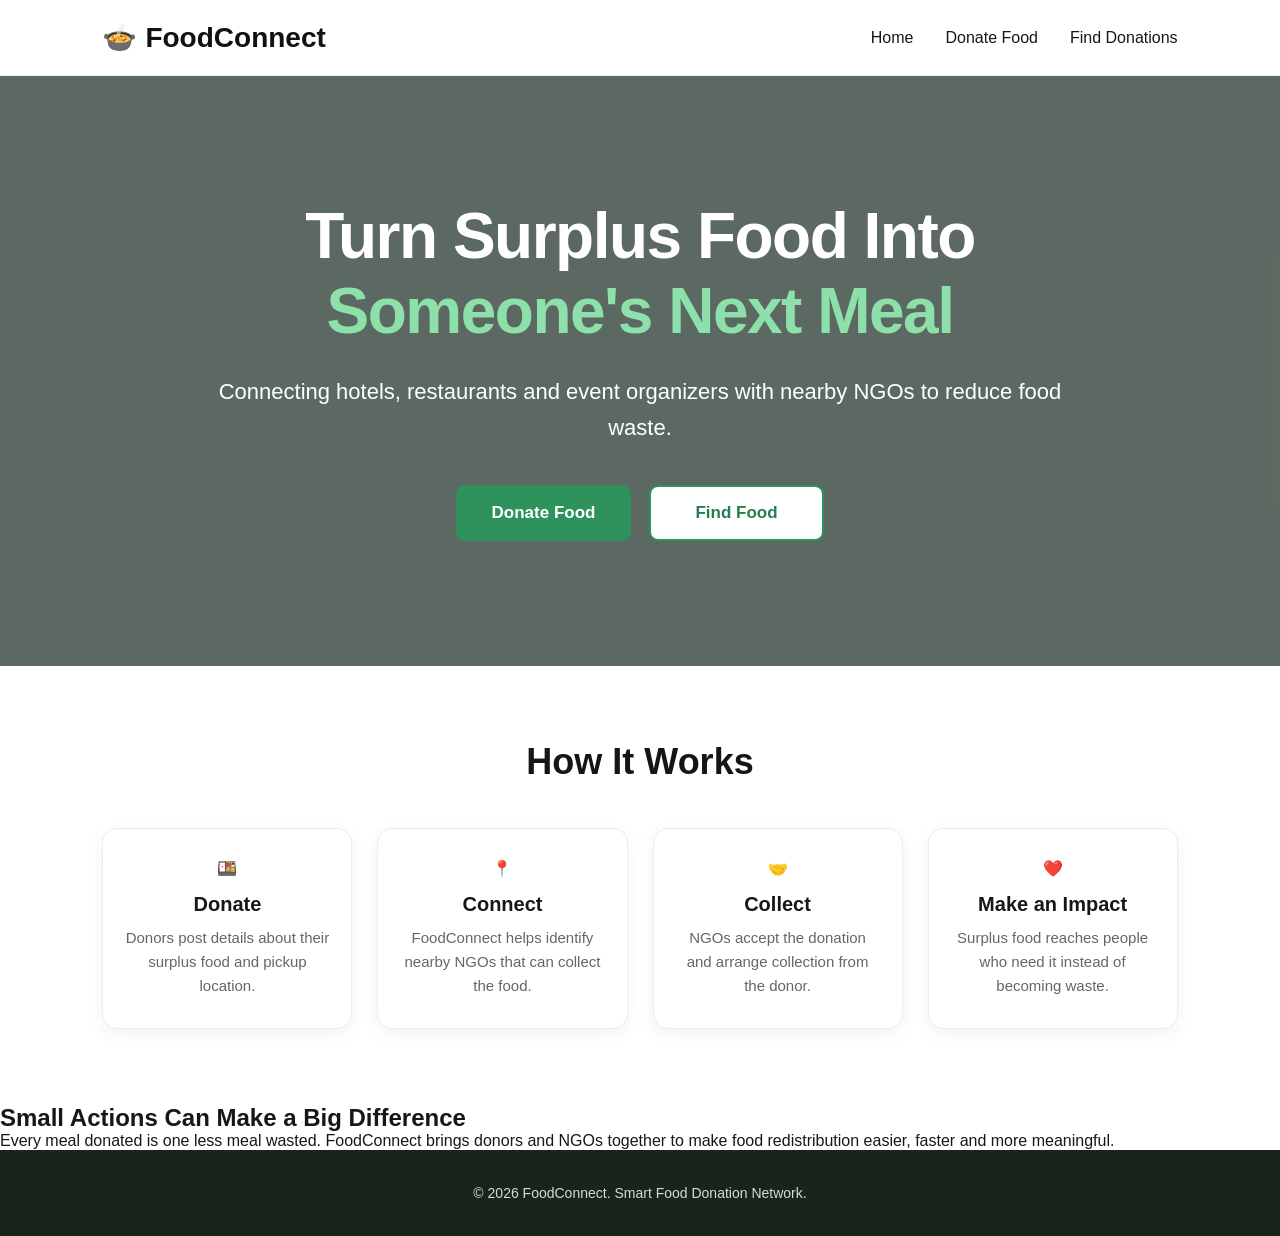
<file: index.html>
<!DOCTYPE html>
<html lang="en">

<head>
    <meta charset="UTF-8">
    <meta name="viewport" content="width=device-width, initial-scale=1.0">

    <title>FoodConnect - Smart Food Donation Network</title>

    <link rel="stylesheet" href="style.css">
</head>

<body>

    <!-- =========================================================
         NAVIGATION
    ========================================================== -->

    <header class="navbar">

        <div class="logo">
            <span class="logo-icon">🍲</span>
            <span>FoodConnect</span>
        </div>

        <nav class="nav-links">

            <a href="index.html">
                Home
            </a>

            <a href="login.html">
                Donate Food
            </a>

            <a href="login.html">
                Find Donations
            </a>

        </nav>

    </header>


    <!-- =========================================================
         HERO SECTION
    ========================================================== -->

    <section class="hero">

        <!-- Background image overlay -->
        <div class="hero-overlay"></div>

        <div class="hero-content">

            <h1>
                Turn Surplus Food Into
                <span>Someone's Next Meal</span>
            </h1>

            <p>
                Connecting hotels, restaurants and event organizers
                with nearby NGOs to reduce food waste.
            </p>

            <div class="hero-buttons">

                <a href="login.html" class="primary-btn">
                    Donate Food
                </a>

                <a href="login.html" class="secondary-btn">
                    Find Food
                </a>

            </div>

        </div>

    </section>


    <!-- =========================================================
         HOW IT WORKS
    ========================================================== -->

    <section class="how-it-works">

        <h2>
            How It Works
        </h2>

        <div class="steps-container">

            <div class="step-card">

                <div class="step-icon">
                    🍱
                </div>

                <h3>
                    Donate
                </h3>

                <p>
                    Donors post details about their surplus
                    food and pickup location.
                </p>

            </div>


            <div class="step-card">

                <div class="step-icon">
                    📍
                </div>

                <h3>
                    Connect
                </h3>

                <p>
                    FoodConnect helps identify nearby NGOs
                    that can collect the food.
                </p>

            </div>


            <div class="step-card">

                <div class="step-icon">
                    🤝
                </div>

                <h3>
                    Collect
                </h3>

                <p>
                    NGOs accept the donation and arrange
                    collection from the donor.
                </p>

            </div>


            <div class="step-card">

                <div class="step-icon">
                    ❤️
                </div>

                <h3>
                    Make an Impact
                </h3>

                <p>
                    Surplus food reaches people who need it
                    instead of becoming waste.
                </p>

            </div>

        </div>

    </section>


    <!-- =========================================================
         IMPACT SECTION
    ========================================================== -->

    <section class="impact-section">

        <div class="impact-content">

            <h2>
                Small Actions Can Make a Big Difference
            </h2>

            <p>
                Every meal donated is one less meal wasted.
                FoodConnect brings donors and NGOs together
                to make food redistribution easier, faster
                and more meaningful.
            </p>

        </div>

    </section>


    <!-- =========================================================
         FOOTER
    ========================================================== -->

    <footer>

        <p>
            © 2026 FoodConnect. Smart Food Donation Network.
        </p>

    </footer>


</body>

</html>
</file>
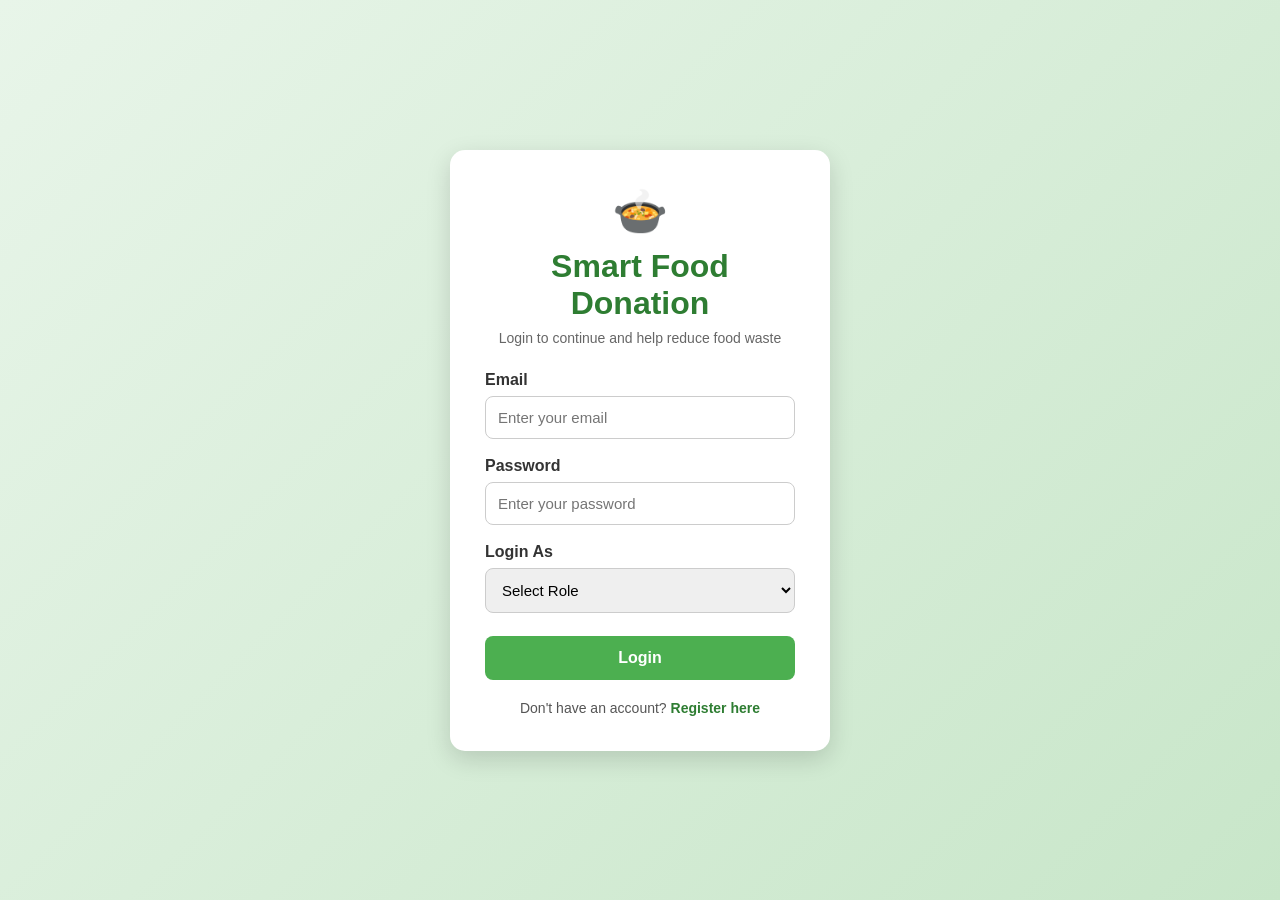
<file: donor-dashboard.html>
<!DOCTYPE html>
<html lang="en">

<head>

    <meta charset="UTF-8">

    <meta name="viewport" content="width=device-width, initial-scale=1.0">

    <title>Donor Dashboard - FoodConnect</title>


    <style>
        /* =====================================================
           RESET
        ===================================================== */

        * {
            margin: 0;
            padding: 0;
            box-sizing: border-box;
        }


        html {
            scroll-behavior: smooth;
        }


        body {

            font-family:
                "Segoe UI",
                Arial,
                sans-serif;

            min-height: 100vh;

            color: white;

            background-image:
                linear-gradient(rgba(16, 31, 21, 0.74),
                    rgba(16, 31, 21, 0.82)),
                url("https://images.unsplash.com/photo-1543353071-10c8ba85a904?auto=format&fit=crop&w=2000&q=85");

            background-size: cover;

            background-position: center;

            background-attachment: fixed;

        }


        /* =====================================================
           HEADER
        ===================================================== */

        .dashboard-header {

            height: 76px;

            padding:
                0 7%;

            display: flex;

            align-items: center;

            justify-content: space-between;

            background:
                rgba(18, 34, 23, 0.82);

            border-bottom:
                1px solid rgba(255, 255, 255, 0.12);

            backdrop-filter:
                blur(8px);

            position: sticky;

            top: 0;

            z-index: 100;

        }


        .brand {

            display: flex;

            align-items: center;

            gap: 10px;

            font-size: 24px;

            font-weight: 700;

            color: white;

        }


        .brand-icon {

            font-size: 28px;

        }


        .dashboard-nav {

            display: flex;

            align-items: center;

            gap: 28px;

        }


        .dashboard-nav a {

            color: white;

            text-decoration: none;

            font-size: 15px;

            font-weight: 500;

            transition: 0.3s;

        }


        .dashboard-nav a:hover {

            color: #a5d6a7;

        }


        .logout-btn {

            background:
                rgba(255, 255, 255, 0.12);

            color: white;

            border:
                1px solid rgba(255, 255, 255, 0.28);

            padding:
                9px 19px;

            border-radius: 7px;

            cursor: pointer;

            font-size: 14px;

            font-weight: 600;

            transition: 0.3s;

        }


        .logout-btn:hover {

            background:
                rgba(255, 255, 255, 0.22);

        }


        /* =====================================================
           MAIN
        ===================================================== */

        .dashboard-container {

            width: 86%;

            max-width: 1180px;

            margin:
                0 auto;

        }


        /* =====================================================
           WELCOME AREA
        ===================================================== */

        .welcome-banner {

            min-height: 310px;

            display: flex;

            align-items: center;

            justify-content: space-between;

            padding:
                65px 10px 50px;

            position: relative;

        }


        .welcome-content {

            max-width: 700px;

        }


        .welcome-content h1 {

            font-size:
                clamp(32px, 5vw, 52px);

            line-height: 1.15;

            font-weight: 700;

            margin-bottom: 20px;

            letter-spacing: -1px;

            text-shadow:
                0 3px 12px rgba(0, 0, 0, 0.4);

        }


        .welcome-content h1 span {

            color: #a5d6a7;

        }


        .welcome-content p {

            font-size: 17px;

            line-height: 1.7;

            color:
                rgba(255, 255, 255, 0.88);

            max-width: 650px;

        }


        .welcome-content p+p {

            margin-top: 4px;

        }


        .welcome-decoration {

            font-size: 72px;

            opacity: 0.85;

            filter:
                drop-shadow(0 5px 10px rgba(0, 0, 0, 0.4));

        }


        /* =====================================================
           DONOR INFORMATION
        ===================================================== */

        .donor-info {

            display: inline-block;

            padding:
                9px 16px;

            margin-bottom: 28px;

            background:
                rgba(255, 255, 255, 0.10);

            border:
                1px solid rgba(255, 255, 255, 0.18);

            border-radius: 7px;

            backdrop-filter:
                blur(5px);

            font-size: 13px;

            color:
                rgba(255, 255, 255, 0.85);

        }


        .donor-info strong {

            color: #a5d6a7;

            margin-left: 4px;

        }


        /* =====================================================
           STATISTICS
        ===================================================== */

        .stats-grid {

            display: grid;

            grid-template-columns:
                repeat(3, 1fr);

            border-top:
                1px solid rgba(255, 255, 255, 0.18);

            border-bottom:
                1px solid rgba(255, 255, 255, 0.18);

            margin-bottom: 35px;

        }


        .stat-card {

            padding:
                25px 30px;

            display: flex;

            align-items: center;

            gap: 18px;

            background:
                rgba(0, 0, 0, 0.12);

            transition: 0.3s;

        }


        .stat-card+.stat-card {

            border-left:
                1px solid rgba(255, 255, 255, 0.15);

        }


        .stat-card:hover {

            background:
                rgba(255, 255, 255, 0.08);

        }


        .stat-icon {

            font-size: 29px;

            opacity: 0.9;

        }


        .stat-content {

            display: flex;

            flex-direction: column;

        }


        .stat-number {

            font-size: 30px;

            font-weight: 700;

            color: white;

        }


        .stat-title {

            font-size: 14px;

            font-weight: 600;

            color: #dcedc8;

            margin-top: 2px;

        }


        .stat-description {

            font-size: 11px;

            color:
                rgba(255, 255, 255, 0.58);

            margin-top: 3px;

        }


        /* =====================================================
           SERVER MESSAGE
        ===================================================== */

        .server-message {

            display: inline-block;

            margin-bottom: 22px;

            padding:
                8px 14px;

            background:
                rgba(0, 0, 0, 0.28);

            border-left:
                3px solid #81c784;

            color:
                rgba(255, 255, 255, 0.78);

            font-size: 12px;

            border-radius: 3px;

        }


        /* =====================================================
           MAIN CONTENT SECTIONS
        ===================================================== */

        .dashboard-card {

            background:
                rgba(255, 255, 255, 0.94);

            color: #263238;

            border-radius: 12px;

            padding:
                32px;

            margin-bottom: 28px;

            box-shadow:
                0 12px 35px rgba(0, 0, 0, 0.22);

        }


        /* =====================================================
           SECTION HEADING
        ===================================================== */

        .section-heading {

            display: flex;

            align-items: center;

            gap: 15px;

            margin-bottom: 26px;

        }


        .heading-icon {

            width: 46px;

            height: 46px;

            display: flex;

            align-items: center;

            justify-content: center;

            border-radius: 10px;

            background:
                #e8f5e9;

            font-size: 23px;

        }


        .section-heading h2 {

            font-size: 22px;

            color: #263238;

            margin-bottom: 4px;

        }


        .section-heading p {

            font-size: 13px;

            color: #78909c;

        }


        /* =====================================================
           DONATION FORM
        ===================================================== */

        #donationForm {

            display: grid;

            grid-template-columns:
                1fr 1fr;

            gap: 18px;

        }


        .form-group {

            display: flex;

            flex-direction: column;

            gap: 7px;

        }


        .form-group.full-width {

            grid-column:
                1 / -1;

        }


        .form-group label {

            font-size: 13px;

            font-weight: 600;

            color: #455a64;

        }


        .form-group input,

        .form-group select {

            width: 100%;

            padding:
                12px 14px;

            border:
                1px solid #cfd8dc;

            border-radius: 7px;

            background: #fafafa;

            font-size: 14px;

            color: #263238;

            outline: none;

            transition: 0.25s;

        }


        .form-group input:focus,

        .form-group select:focus {

            border-color: #43a047;

            background: white;

            box-shadow:
                0 0 0 3px rgba(67, 160, 71, 0.10);

        }


        /* =====================================================
           LOCATION
        ===================================================== */

        .location-row {

            grid-column:
                1 / -1;

            display: flex;

            align-items: center;

            gap: 14px;

            flex-wrap: wrap;

        }


        .location-btn {

            border: none;

            padding:
                11px 18px;

            border-radius: 7px;

            background:
                #546e7a;

            color: white;

            font-weight: 600;

            cursor: pointer;

            transition: 0.25s;

        }


        .location-btn:hover {

            background:
                #37474f;

        }


        .location-status {

            color: #607d8b;

            font-size: 13px;

        }


        /* =====================================================
           DONATE BUTTON
        ===================================================== */

        .donate-btn {

            grid-column:
                1 / -1;

            padding:
                14px;

            border: none;

            border-radius: 8px;

            background:
                #2e7d32;

            color: white;

            font-size: 15px;

            font-weight: 700;

            cursor: pointer;

            transition: 0.25s;

        }


        .donate-btn:hover {

            background:
                #1b5e20;

            transform:
                translateY(-1px);

        }


        .donation-message {

            grid-column:
                1 / -1;

            text-align: center;

            font-size: 13px;

            font-weight: 600;

            min-height: 18px;

        }


        /* =====================================================
           DONATION LIST
        ===================================================== */

        .donation-list {

            display: flex;

            flex-direction: column;

            gap: 12px;

        }


        .donation-card {

            background:
                #f8faf8;

            border-left:
                4px solid #66bb6a;

            padding:
                18px 20px;

            border-radius: 7px;

            transition: 0.25s;

        }


        .donation-card:hover {

            background:
                #f1f8f2;

            transform:
                translateX(2px);

        }


        .donation-header {

            display: flex;

            align-items: center;

            justify-content: space-between;

            gap: 15px;

            margin-bottom: 13px;

        }


        .donation-header h3 {

            color:
                #2e7d32;

            font-size: 17px;

        }


        .status {

            padding:
                5px 10px;

            border-radius: 20px;

            font-size: 11px;

            font-weight: 700;

        }


        .status.available {

            background:
                #fff3cd;

            color:
                #856404;

        }


        .status.accepted {

            background:
                #e3f2fd;

            color:
                #1565c0;

        }


        .status.collected {

            background:
                #e8f5e9;

            color:
                #2e7d32;

        }


        .donation-details {

            display: grid;

            grid-template-columns:
                1fr 1fr;

            gap: 9px;

        }


        .donation-details p {

            font-size: 13px;

            color: #607d8b;

            line-height: 1.5;

        }


        .donation-details strong {

            color: #37474f;

        }


        .empty-message,

        .loading-message {

            padding:
                35px;

            text-align: center;

            background:
                #f8faf8;

            border-radius: 8px;

            color: #78909c;

            font-size: 14px;

        }


        /* =====================================================
           FOOTER
        ===================================================== */

        .dashboard-footer {

            margin-top: 55px;

            padding:
                25px 20px;

            text-align: center;

            background:
                rgba(9, 20, 12, 0.85);

            border-top:
                1px solid rgba(255, 255, 255, 0.10);

            color:
                rgba(255, 255, 255, 0.65);

            font-size: 12px;

        }


        /* =====================================================
           RESPONSIVE
        ===================================================== */

        @media (max-width: 850px) {

            .stats-grid {

                grid-template-columns: 1fr;

            }


            .stat-card+.stat-card {

                border-left: none;

                border-top:
                    1px solid rgba(255, 255, 255, 0.15);

            }


            #donationForm {

                grid-template-columns: 1fr;

            }


            .form-group.full-width,

            .location-row,

            .donate-btn,

            .donation-message {

                grid-column: 1;

            }


            .donation-details {

                grid-template-columns: 1fr;

            }

        }


        @media (max-width: 600px) {

            .dashboard-header {

                padding:
                    0 20px;

            }


            .brand {

                font-size: 20px;

            }


            .dashboard-nav {

                gap: 10px;

            }


            .dashboard-nav a {

                display: none;

            }


            .dashboard-container {

                width: 92%;

            }


            .welcome-banner {

                padding:
                    45px 0;

            }


            .welcome-decoration {

                display: none;

            }


            .dashboard-card {

                padding:
                    22px;

            }

        }
    </style>

</head>


<body>


    <!-- =====================================================
         HEADER
    ====================================================== -->

    <header class="dashboard-header">

        <div class="brand">

            <span class="brand-icon">
                🍲
            </span>

            <span>
                FoodConnect
            </span>

        </div>


        <nav class="dashboard-nav">

            <a href="index.html">
                Home
            </a>


            <button type="button" class="logout-btn" onclick="logout()">

                Logout

            </button>

        </nav>

    </header>


    <!-- =====================================================
         MAIN DASHBOARD
    ====================================================== -->

    <main class="dashboard-container">


        <!-- =================================================
             WELCOME
        ================================================== -->

        <section class="welcome-banner">

            <div class="welcome-content">

                <h1>

                    Welcome,
                    <span id="donorName">
                        Donor
                    </span>!

                </h1>


                <p>

                    Thank you for sharing your surplus food
                    with people who need it.

                </p>


                <p>

                    Together, we can reduce food waste
                    and turn extra meals into meaningful help.

                </p>

            </div>


            <div class="welcome-decoration">

                ❤️

            </div>

        </section>


        <!-- =================================================
             DONOR INFO
        ================================================== -->

        <div class="donor-info">

            Logged in as:

            <strong id="donorEmail">
                Donor
            </strong>

        </div>


        <!-- =================================================
             STATISTICS
        ================================================== -->

        <section class="stats-grid">


            <div class="stat-card">

                <div class="stat-icon">
                    📦
                </div>


                <div class="stat-content">

                    <span class="stat-number" id="totalDonations">

                        0

                    </span>


                    <span class="stat-title">

                        Total Donations

                    </span>


                    <span class="stat-description">

                        Food you've shared

                    </span>

                </div>

            </div>


            <div class="stat-card">

                <div class="stat-icon">
                    🍱
                </div>


                <div class="stat-content">

                    <span class="stat-number" id="activeDonations">

                        0

                    </span>


                    <span class="stat-title">

                        Active Donations

                    </span>


                    <span class="stat-description">

                        Currently being handled

                    </span>

                </div>

            </div>


            <div class="stat-card">

                <div class="stat-icon">
                    ❤️
                </div>


                <div class="stat-content">

                    <span class="stat-number" id="completedDonations">

                        0

                    </span>


                    <span class="stat-title">

                        Completed

                    </span>


                    <span class="stat-description">

                        Successfully collected

                    </span>

                </div>

            </div>


        </section>


        <!-- =================================================
             SERVER MESSAGE
        ================================================== -->

        <div id="debugMessage" class="server-message">

            Connecting to FoodConnect...

        </div>


        <!-- =================================================
             DONATION FORM
        ================================================== -->

        <section class="dashboard-card">


            <div class="section-heading">

                <div class="heading-icon">
                    🍱
                </div>


                <div>

                    <h2>
                        Share Surplus Food
                    </h2>

                    <p>
                        Let someone nearby benefit from
                        food you no longer need.
                    </p>

                </div>

            </div>


            <form id="donationForm">


                <div class="form-group">

                    <label for="foodName">
                        Food Name
                    </label>


                    <input type="text" id="foodName" placeholder="Example: Rice and Vegetable Curry" required>

                </div>


                <div class="form-group">

                    <label for="quantity">
                        Quantity / Number of Meals
                    </label>


                    <input type="number" id="quantity" placeholder="Example: 25" min="1" required>

                </div>


                <div class="form-group">

                    <label for="foodType">
                        Food Type
                    </label>


                    <select id="foodType" required>

                        <option value="">
                            Select Food Type
                        </option>


                        <option value="Vegetarian">
                            Vegetarian
                        </option>


                        <option value="Non-Vegetarian">
                            Non-Vegetarian
                        </option>


                        <option value="Vegan">
                            Vegan
                        </option>

                    </select>

                </div>


                <div class="form-group">

                    <label for="pickupTime">
                        Pickup Time
                    </label>


                    <input type="datetime-local" id="pickupTime" required>

                </div>


                <div class="form-group full-width">

                    <label for="address">
                        Pickup Address
                    </label>


                    <input type="text" id="address" placeholder="Enter the food pickup address">

                </div>


                <div class="location-row">


                    <button type="button" class="location-btn" onclick="getDonationLocation()">

                        📍 Use My Current Location

                    </button>


                    <span id="locationStatus" class="location-status">

                        📍 Location not selected

                    </span>


                </div>


                <input type="hidden" id="latitude">


                <input type="hidden" id="longitude">


                <button type="submit" class="donate-btn">

                    🍱 Share Food Donation

                </button>


                <div id="donationMessage" class="donation-message">

                </div>


            </form>

        </section>


        <!-- =================================================
             DONATION HISTORY
        ================================================== -->

        <section class="dashboard-card">


            <div class="section-heading">

                <div class="heading-icon">
                    📦
                </div>


                <div>

                    <h2>
                        My Food Donations
                    </h2>

                    <p>
                        See the food you've shared and
                        follow its journey.
                    </p>

                </div>

            </div>


            <div id="donationList" class="donation-list">


                <div class="loading-message">

                    Loading your donations...

                </div>


            </div>

        </section>


    </main>


    <!-- =====================================================
         FOOTER
    ====================================================== -->

    <footer class="dashboard-footer">

        <p>

            © 2026 FoodConnect ·
            Turning surplus food into someone's next meal.

        </p>

    </footer>


    <!-- =====================================================
         JAVASCRIPT
    ====================================================== -->

    <script src="donor-dashboard.js"></script>


</body>

</html>
</file>
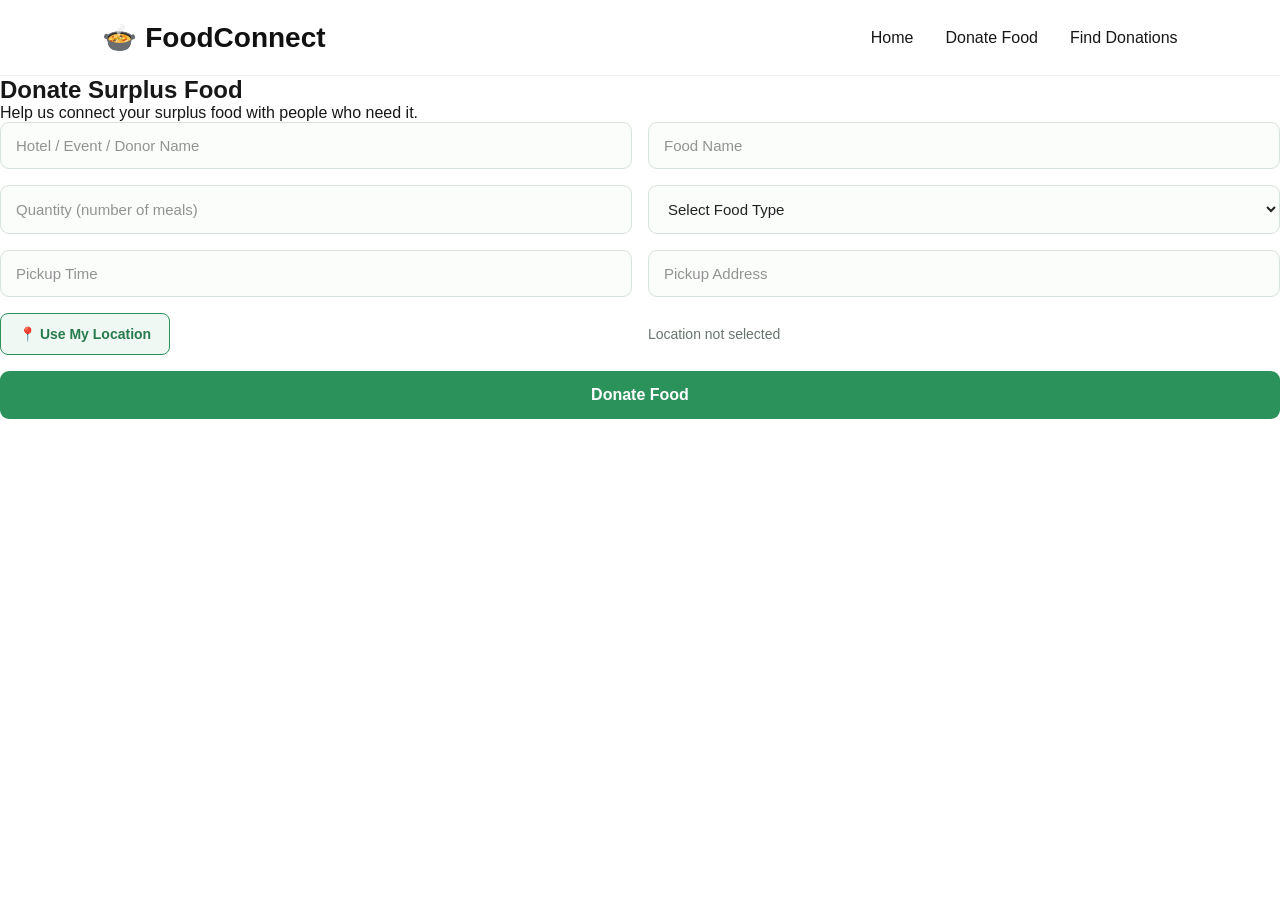
<file: donor.html>
<!DOCTYPE html>
<html>

<head>

    <title>Donate Food</title>

    <link rel="stylesheet" href="style.css">

</head>

<body>

    <header>

        <div class="logo">
            🍲 FoodConnect
        </div>

        <nav>
            <a href="index.html">Home</a>
            <a href="donor.html">Donate Food</a>
            <a href="ngo.html">Find Donations</a>
        </nav>

    </header>


    <section class="form-section">

        <h1>Donate Surplus Food</h1>

        <p>
            Help us connect your surplus food
            with people who need it.
        </p>


        <form id="donationForm">

            <input type="text" id="donor_name" placeholder="Hotel / Event / Donor Name" required>


            <input type="text" id="food_name" placeholder="Food Name" required>


            <input type="number" id="quantity" placeholder="Quantity (number of meals)" required>


            <select id="food_type">

                <option value="">
                    Select Food Type
                </option>

                <option value="Vegetarian">
                    Vegetarian
                </option>

                <option value="Non-Vegetarian">
                    Non-Vegetarian
                </option>

                <option value="Mixed">
                    Mixed
                </option>

            </select>


            <input type="text" id="pickup_time" placeholder="Pickup Time">


            <input type="text" id="address" placeholder="Pickup Address" required>


            <button type="button" onclick="getLocation()">

                📍 Use My Location

            </button>


            <p id="locationStatus">
                Location not selected
            </p>


            <input type="hidden" id="latitude">

            <input type="hidden" id="longitude">


            <button type="submit" class="submit-btn">

                Donate Food

            </button>

        </form>

        <p id="message"></p>

    </section>


    <script src="donor.js"></script>

</body>

</html>
</file>
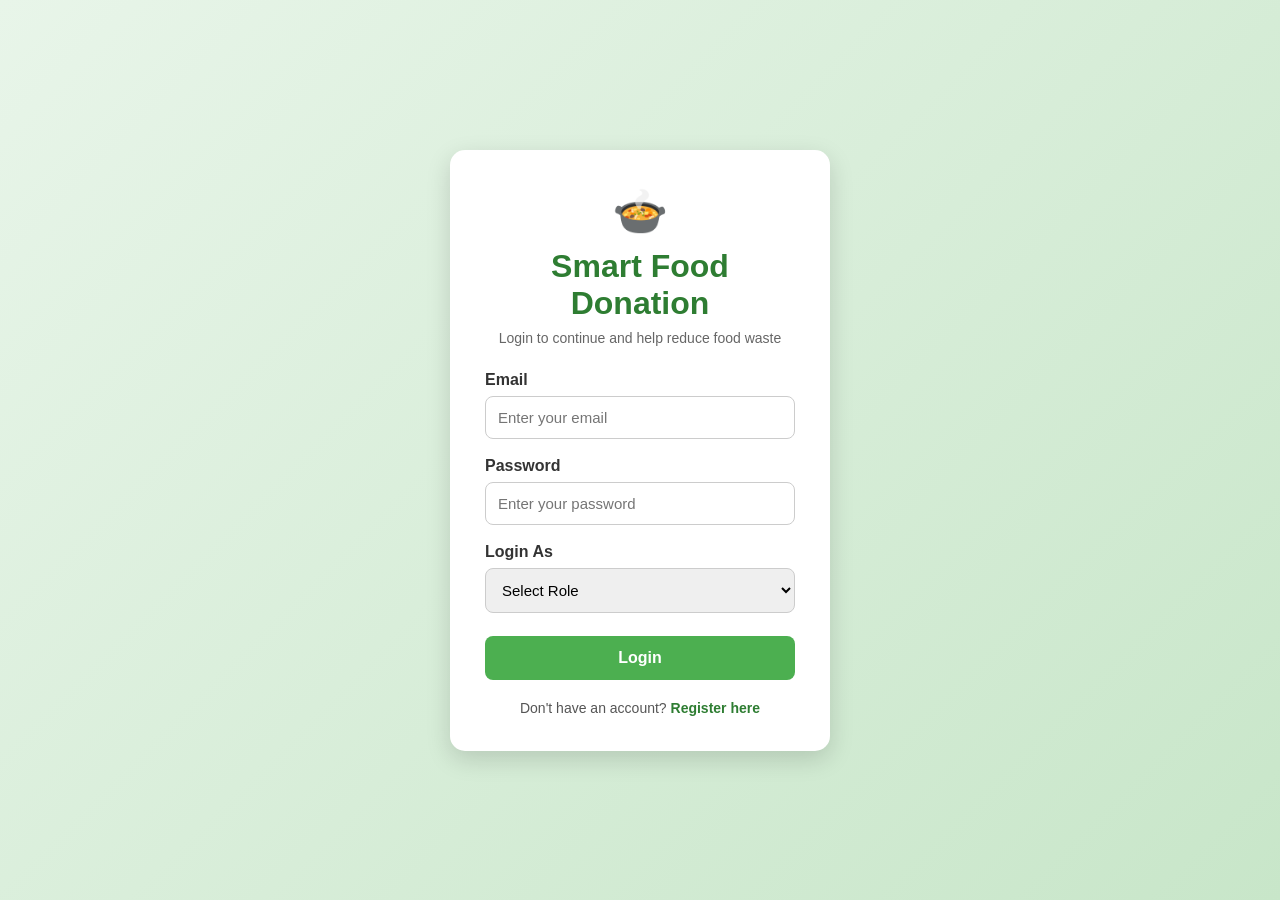
<file: login.html>
<!DOCTYPE html>
<html lang="en">

<head>

    <meta charset="UTF-8">

    <meta name="viewport" content="width=device-width, initial-scale=1.0">

    <title>Smart Food Donation Network - Login</title>


    <style>
        * {
            margin: 0;
            padding: 0;
            box-sizing: border-box;
            font-family: Arial, sans-serif;
        }


        body {

            min-height: 100vh;

            display: flex;

            justify-content: center;

            align-items: center;

            background:
                linear-gradient(135deg,
                    #e8f5e9,
                    #c8e6c9);

        }


        .login-container {

            width: 380px;

            background: white;

            padding: 35px;

            border-radius: 15px;

            box-shadow:
                0 8px 25px rgba(0, 0, 0, 0.15);

        }


        .logo {

            text-align: center;

            font-size: 45px;

            margin-bottom: 10px;

        }


        h1 {

            text-align: center;

            color: #2e7d32;

            margin-bottom: 8px;

        }


        .subtitle {

            text-align: center;

            color: #666;

            font-size: 14px;

            margin-bottom: 25px;

        }


        .form-group {

            margin-bottom: 18px;

        }


        label {

            display: block;

            margin-bottom: 7px;

            font-weight: bold;

            color: #333;

        }


        input,
        select {

            width: 100%;

            padding: 12px;

            border: 1px solid #ccc;

            border-radius: 8px;

            font-size: 15px;

            outline: none;

        }


        input:focus,
        select:focus {

            border-color: #4caf50;

        }


        .login-btn {

            width: 100%;

            padding: 13px;

            border: none;

            border-radius: 8px;

            background: #4caf50;

            color: white;

            font-size: 16px;

            font-weight: bold;

            cursor: pointer;

            margin-top: 5px;

        }


        .login-btn:hover {

            background: #388e3c;

        }


        .login-btn:disabled {

            background: #9e9e9e;

            cursor: not-allowed;

        }


        .register-link {

            text-align: center;

            margin-top: 20px;

            font-size: 14px;

            color: #555;

        }


        .register-link a {

            color: #2e7d32;

            text-decoration: none;

            font-weight: bold;

        }


        .register-link a:hover {

            text-decoration: underline;

        }


        .message {

            text-align: center;

            margin-top: 15px;

            font-size: 14px;

            display: none;

        }


        .error {

            color: #d32f2f;

        }


        .success {

            color: #2e7d32;

        }
    </style>

</head>


<body>


    <div class="login-container">


        <div class="logo">
            🍲
        </div>


        <h1>
            Smart Food Donation
        </h1>


        <p class="subtitle">
            Login to continue and help reduce food waste
        </p>


        <form id="loginForm">


            <!-- EMAIL -->

            <div class="form-group">

                <label for="email">
                    Email
                </label>

                <input type="email" id="email" placeholder="Enter your email" required>

            </div>


            <!-- PASSWORD -->

            <div class="form-group">

                <label for="password">
                    Password
                </label>

                <input type="password" id="password" placeholder="Enter your password" required>

            </div>


            <!-- ROLE -->

            <div class="form-group">

                <label for="role">
                    Login As
                </label>

                <select id="role" required>

                    <option value="">
                        Select Role
                    </option>

                    <option value="DONOR">
                        Donor
                    </option>

                    <option value="NGO">
                        NGO
                    </option>

                </select>

            </div>


            <!-- LOGIN BUTTON -->

            <button type="submit" class="login-btn" id="loginButton">

                Login

            </button>


        </form>


        <!-- MESSAGE -->

        <div id="message" class="message"></div>


        <!-- REGISTER -->

        <div class="register-link">

            Don't have an account?

            <a href="register.html">
                Register here
            </a>

        </div>


    </div>


    <!-- =====================================================
         LOGIN JAVASCRIPT
         =====================================================

         IMPORTANT:
         The login logic is now handled by login.js.
         There is NO duplicate inline login code here.
    ====================================================== -->

    <script src="login.js"></script>


</body>

</html>
</file>
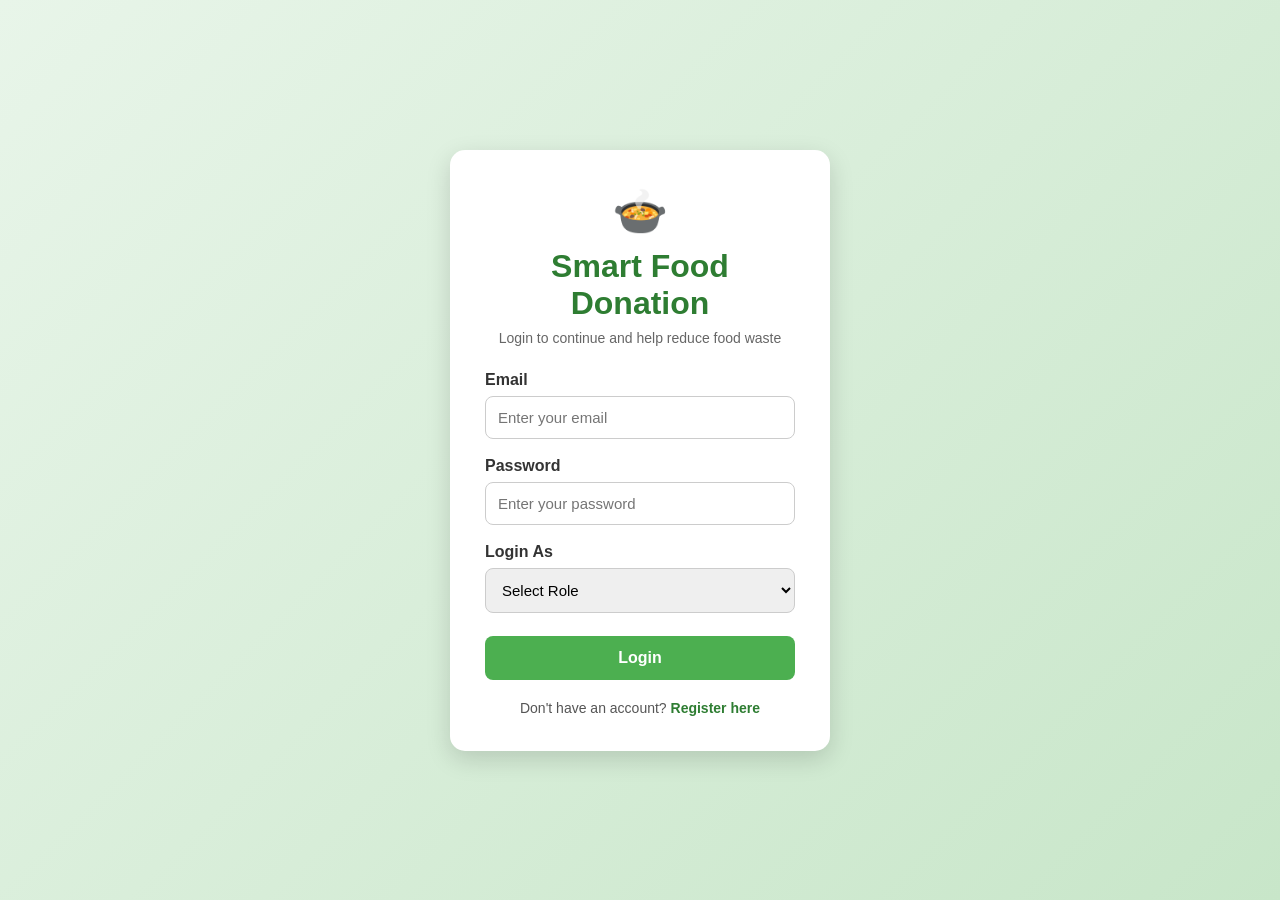
<file: ngo-dashboard.html>
<!DOCTYPE html>
<html lang="en">

<head>

    <meta charset="UTF-8">

    <meta name="viewport" content="width=device-width, initial-scale=1.0">

    <title>NGO Dashboard - FoodConnect</title>

    <!-- Main Website CSS -->
    <link rel="stylesheet" href="style.css">

    <!-- NGO Dashboard CSS -->
    <link rel="stylesheet" href="dashboard.css">

</head>


<body class="dashboard-page ngo-page">


    <!-- =========================================================
         NAVIGATION
    ========================================================== -->

    <header class="dashboard-header">

        <a href="index.html" class="dashboard-logo">

            <span class="logo-icon">🍲</span>

            <span class="logo-food">Food</span>
            <span class="logo-connect">Connect</span>

        </a>


        <nav class="dashboard-nav">

            <a href="index.html">
                Home
            </a>

            <a href="#available">
                Find Food
            </a>

            <a href="#accepted">
                Accepted
            </a>

            <button type="button" onclick="logout()" class="logout-button">

                Logout

            </button>

        </nav>

    </header>



    <!-- =========================================================
         MAIN DASHBOARD
    ========================================================== -->

    <main class="dashboard-wrapper">


        <!-- =====================================================
             WELCOME
        ====================================================== -->

        <section class="dashboard-welcome">

            <div class="welcome-small-title">

                FOODCONNECT · NGO DASHBOARD

            </div>


            <h1>

                Welcome,
                <span id="ngoName">NGO</span> 🤝

            </h1>


            <p>

                Find surplus food from nearby donors and help
                connect it with people who need it.

            </p>


            <p>

                Every collection helps reduce food waste
                and supports our community.

            </p>

        </section>



        <!-- =====================================================
             STATISTICS
        ====================================================== -->

        <section class="dashboard-stats">


            <!-- AVAILABLE -->

            <div class="stat-box">

                <div class="stat-icon">
                    🍲
                </div>

                <div class="stat-information">

                    <div class="stat-label">
                        Available Food
                    </div>

                    <div class="stat-number" id="availableCount">

                        0

                    </div>

                    <div class="stat-description">

                        Donations currently available

                    </div>

                </div>

            </div>



            <!-- ACCEPTED -->

            <div class="stat-box">

                <div class="stat-icon">
                    🤝
                </div>

                <div class="stat-information">

                    <div class="stat-label">
                        Accepted
                    </div>

                    <div class="stat-number" id="acceptedCount">

                        0

                    </div>

                    <div class="stat-description">

                        Donations being coordinated

                    </div>

                </div>

            </div>



            <!-- COLLECTED -->

            <div class="stat-box">

                <div class="stat-icon">
                    ✓
                </div>

                <div class="stat-information">

                    <div class="stat-label">
                        Collected
                    </div>

                    <div class="stat-number" id="collectedCount">

                        0

                    </div>

                    <div class="stat-description">

                        Donations successfully received

                    </div>

                </div>

            </div>


        </section>



        <!-- =====================================================
             AVAILABLE FOOD
        ====================================================== -->

        <section class="dashboard-section" id="available">


            <div class="section-introduction">

                <div class="section-icon">
                    🍱
                </div>


                <div>

                    <h2>
                        Available Food Near You
                    </h2>

                    <p>

                        Discover surplus food shared by donors
                        and accept donations that your NGO can collect.

                    </p>

                </div>

            </div>



            <!-- JavaScript inserts donations here -->

            <div id="availableDonationList" class="donation-list">

                <div class="empty-state">

                    <div class="empty-state-icon">
                        🍲
                    </div>

                    <h3>
                        Looking for available food...
                    </h3>

                    <p>
                        Available donations will appear here.
                    </p>

                </div>

            </div>


        </section>



        <!-- =====================================================
             ACCEPTED FOOD
        ====================================================== -->

        <section class="dashboard-section" id="accepted">


            <div class="section-introduction">

                <div class="section-icon">
                    🤝
                </div>


                <div>

                    <h2>
                        Accepted Donations
                    </h2>

                    <p>

                        Track donations that your NGO has accepted
                        and prepare them for collection.

                    </p>

                </div>

            </div>



            <!-- JavaScript inserts accepted donations here -->

            <div id="acceptedDonationList" class="donation-list">

                <div class="empty-state">

                    <div class="empty-state-icon">
                        🤝
                    </div>

                    <h3>
                        No accepted donations yet
                    </h3>

                    <p>

                        Donations you accept will appear here.

                    </p>

                </div>

            </div>


        </section>



        <!-- =====================================================
             COLLECTED FOOD
        ====================================================== -->

        <section class="dashboard-section" id="collected">


            <div class="section-introduction">

                <div class="section-icon">
                    ✓
                </div>


                <div>

                    <h2>
                        Collected Donations
                    </h2>

                    <p>

                        View food donations successfully collected
                        by your NGO.

                    </p>

                </div>

            </div>



            <!-- JavaScript inserts collected donations here -->

            <div id="collectedDonationList" class="donation-list">

                <div class="empty-state">

                    <div class="empty-state-icon">
                        📦
                    </div>

                    <h3>
                        No collected donations yet
                    </h3>

                    <p>

                        Successfully collected donations
                        will appear here.

                    </p>

                </div>

            </div>


        </section>


    </main>



    <!-- =========================================================
         FOOTER
    ========================================================== -->

    <footer class="dashboard-footer">

        <p>

            © 2026 FoodConnect · Connecting surplus food
            with communities in need.

        </p>

    </footer>



    <!-- =========================================================
         JAVASCRIPT
    ========================================================== -->

    <script src="ngo-dashboard.js"></script>


</body>

</html>
</file>
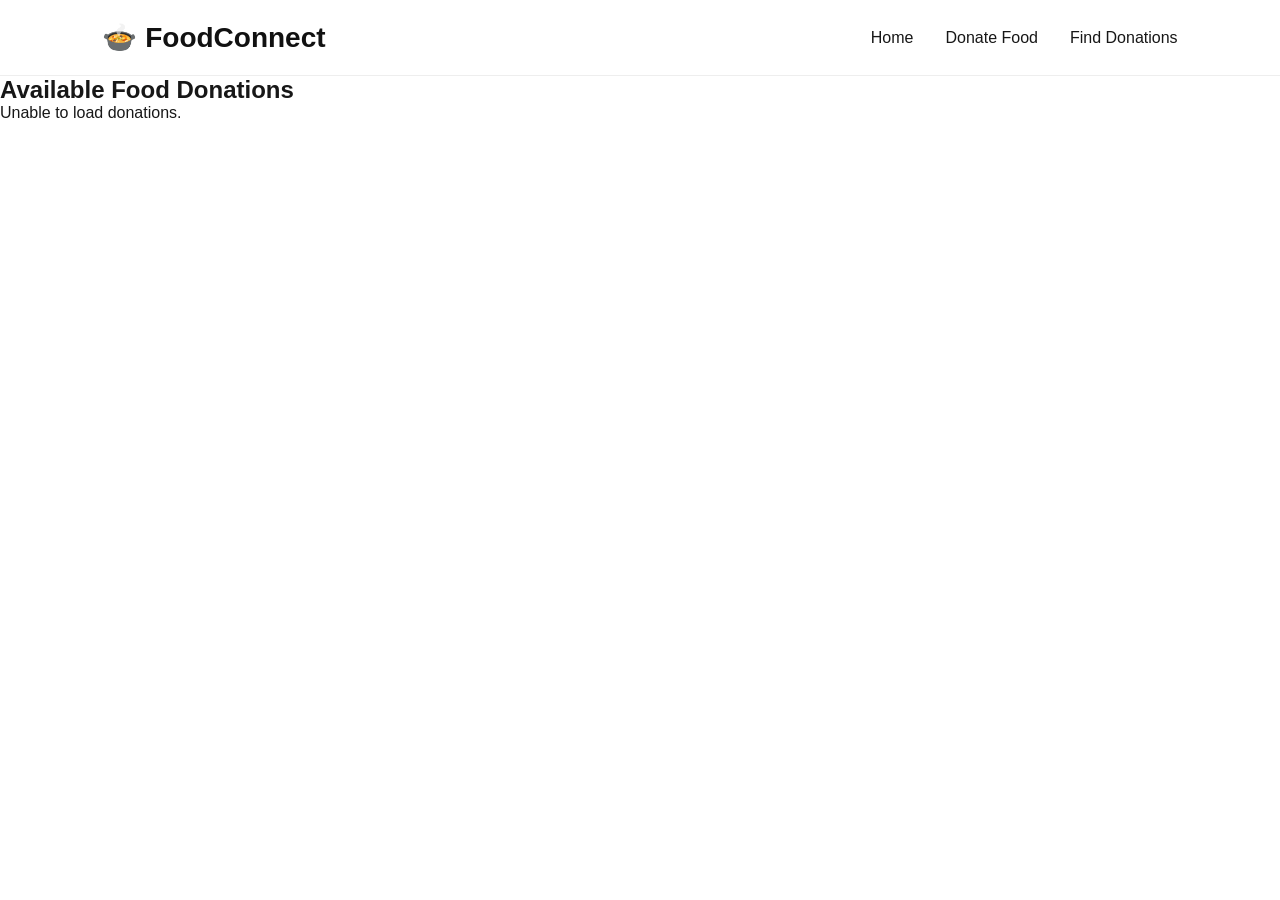
<file: ngo.html>
<!DOCTYPE html>
<html>

<head>

    <title>Available Food</title>

    <link rel="stylesheet" href="style.css">

</head>

<body>

    <header>

        <div class="logo">
            🍲 FoodConnect
        </div>

        <nav>

            <a href="index.html">
                Home
            </a>

            <a href="donor.html">
                Donate Food
            </a>

            <a href="ngo.html">
                Find Donations
            </a>

        </nav>

    </header>


    <section class="donations">

        <h1>
            Available Food Donations
        </h1>

        <div id="donationList">

            Loading donations...

        </div>

    </section>


    <script src="ngo.js"></script>

</body>

</html>
</file>
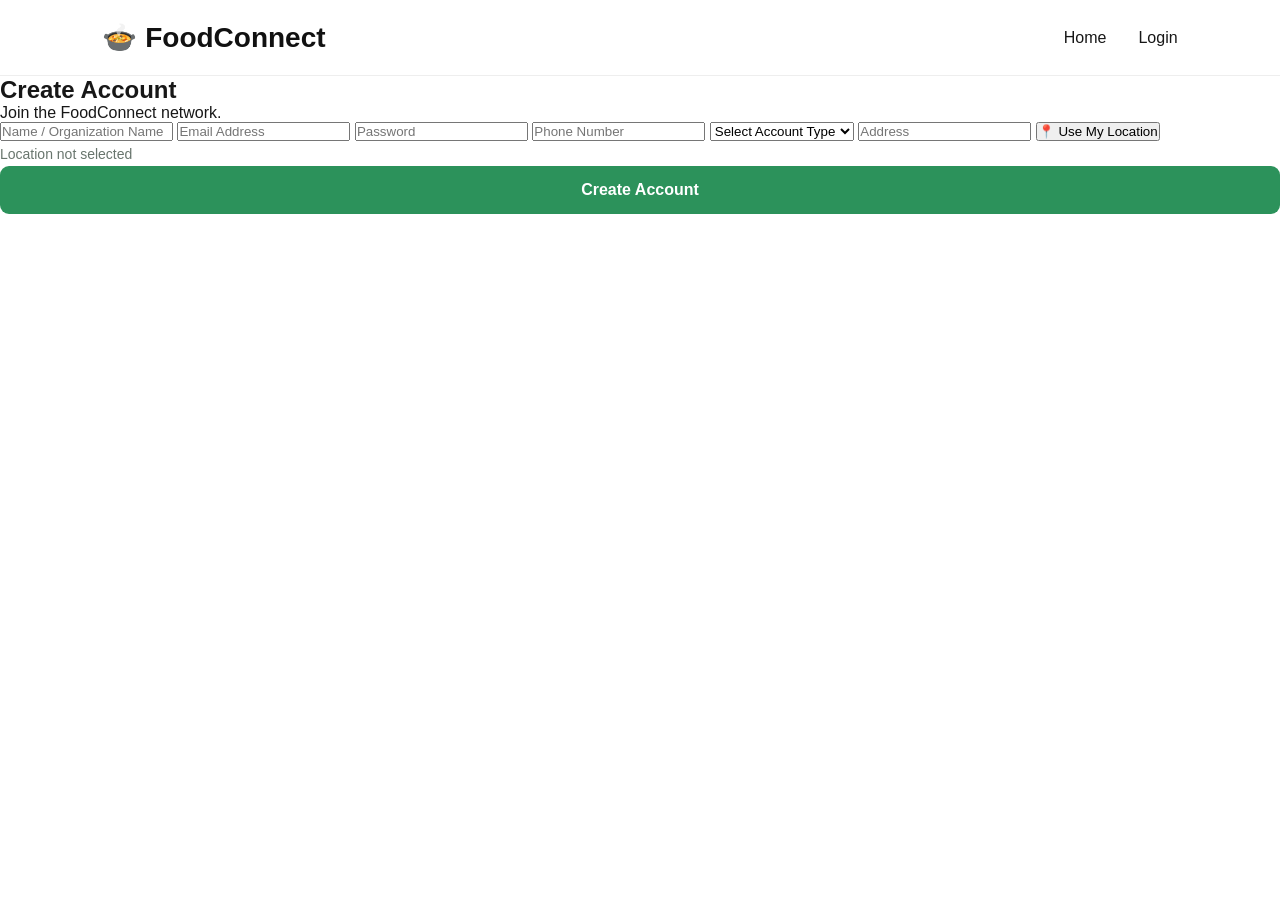
<file: register.html>
<!DOCTYPE html>
<html lang="en">

<head>

    <meta charset="UTF-8">

    <meta name="viewport" content="width=device-width, initial-scale=1.0">

    <title>Register - FoodConnect</title>

    <link rel="stylesheet" href="style.css">

</head>


<body>

    <header>

        <div class="logo">
            🍲 FoodConnect
        </div>

        <nav>

            <a href="index.html">
                Home
            </a>

            <a href="login.html">
                Login
            </a>

        </nav>

    </header>


    <section class="form-section">

        <h1>Create Account</h1>

        <p>
            Join the FoodConnect network.
        </p>


        <form id="registerForm">


            <input type="text" id="name" placeholder="Name / Organization Name" required>


            <input type="email" id="email" placeholder="Email Address" required>


            <input type="password" id="password" placeholder="Password" required>


            <input type="tel" id="phone" placeholder="Phone Number">


            <select id="role" required>

                <option value="">
                    Select Account Type
                </option>

                <option value="DONOR">
                    Food Donor
                </option>

                <option value="NGO">
                    NGO / Food Bank
                </option>

            </select>


            <input type="text" id="address" placeholder="Address">


            <button type="button" onclick="getLocation()">

                📍 Use My Location

            </button>


            <p id="locationStatus">
                Location not selected
            </p>


            <input type="hidden" id="latitude">


            <input type="hidden" id="longitude">


            <button type="submit" class="submit-btn">

                Create Account

            </button>

        </form>


        <p id="registerMessage"></p>

    </section>


    <script src="register.js"></script>

</body>

</html>
</file>
<file: style.css>
/* ============================================================
   FOODCONNECT
   SMART FOOD DONATION NETWORK
   COMPLETE WEBSITE STYLESHEET

   Homepage:
   - Original centered layout
   - Realistic food background
   - Darker overlay

   Dashboards:
   - Donor dashboard
   - NGO dashboard
   - Cards
   - Statistics
   - Forms
   - Donation status
   - Responsive design
   ============================================================ */


/* ============================================================
   GLOBAL RESET
   ============================================================ */

* {
    margin: 0;
    padding: 0;
    box-sizing: border-box;
}


html {
    scroll-behavior: smooth;
}


body {
    font-family:
        Arial,
        Helvetica,
        sans-serif;

    color: #171717;

    background: #ffffff;

    min-height: 100vh;
}


/* ============================================================
   HEADER
   ============================================================ */

header {
    width: 100%;

    height: 76px;

    background: #ffffff;

    display: flex;

    align-items: center;

    justify-content: space-between;

    padding: 0 8%;

    border-bottom: 1px solid #eeeeee;

    position: relative;

    z-index: 100;
}


.logo {
    font-size: 28px;

    font-weight: 700;

    color: #111111;

    display: flex;

    align-items: center;

    gap: 8px;
}


header nav {
    display: flex;

    align-items: center;

    gap: 32px;
}


header nav a {
    text-decoration: none;

    color: #171717;

    font-size: 16px;

    font-weight: 500;

    transition: color 0.2s ease;
}


header nav a:hover {
    color: #2d915a;
}


/* ============================================================
   GENERAL BUTTON
   ============================================================ */

button {
    font-family: inherit;
}


/* ============================================================
   HOMEPAGE HERO
   ============================================================ */

.hero {
    position: relative;

    min-height: 590px;

    width: 100%;

    display: flex;

    align-items: center;

    justify-content: center;

    text-align: center;

    overflow: hidden;

    /*
       Realistic food background.
       The overlay below keeps the text readable.
    */

    background-image:
        url("https://images.unsplash.com/photo-1498837167922-ddd27525d352?auto=format&fit=crop&w=2000&q=85");

    background-size: cover;

    background-position: center;
}


/* ============================================================
   HOMEPAGE DARK OVERLAY
   ============================================================ */

.hero-overlay {
    position: absolute;

    inset: 0;

    /*
       Darker overlay so the food photograph is visible
       while the text remains easy to read.
    */

    background:
        rgba(15, 35, 24, 0.68);

    z-index: 1;
}


/* ============================================================
   HERO CONTENT
   ============================================================ */

.hero-content {
    position: relative;

    z-index: 2;

    width: 100%;

    max-width: 1050px;

    padding: 40px 25px;

    margin: 0 auto;

    text-align: center;
}


.hero h1 {
    margin-bottom: 28px;

    font-size:
        clamp(44px, 5vw, 64px);

    line-height: 1.1;

    font-weight: 700;

    letter-spacing: -1.5px;

    color: #ffffff;
}


.hero h1 span {
    display: block;

    color: #8ee0aa;

    margin-top: 4px;
}


.hero p {
    max-width: 850px;

    margin: 0 auto 38px;

    font-size: 22px;

    line-height: 1.65;

    color: #ffffff;
}


/* ============================================================
   HERO BUTTONS
   ============================================================ */

.hero-buttons {
    display: flex;

    justify-content: center;

    align-items: center;

    gap: 18px;

    flex-wrap: wrap;
}


.hero-buttons a,
.hero-buttons button {
    min-width: 175px;

    padding: 16px 28px;

    border-radius: 9px;

    font-size: 17px;

    font-weight: 700;

    text-decoration: none;

    cursor: pointer;

    transition:
        transform 0.2s ease,
        box-shadow 0.2s ease,
        background 0.2s ease;
}


.hero-buttons a:first-child,
.hero-buttons button:first-child {
    background: #2d925b;

    color: #ffffff;

    border: 2px solid #2d925b;
}


.hero-buttons a:first-child:hover,
.hero-buttons button:first-child:hover {
    background: #237748;

    border-color: #237748;

    transform: translateY(-2px);

    box-shadow:
        0 8px 20px rgba(0, 0, 0, 0.18);
}


.hero-buttons a:last-child,
.hero-buttons button:last-child {
    background: #ffffff;

    color: #267d4d;

    border: 2px solid #2d925b;
}


.hero-buttons a:last-child:hover,
.hero-buttons button:last-child:hover {
    background: #edf8f1;

    transform: translateY(-2px);
}


/* ============================================================
   HOMEPAGE HOW IT WORKS SECTION
   ============================================================ */

.how-it-works {
    width: 100%;

    padding: 75px 8%;

    background: #ffffff;

    text-align: center;
}


.how-it-works h2 {
    font-size: 36px;

    margin-bottom: 45px;

    color: #151515;
}


/* ============================================================
   HOW IT WORKS CARDS
   ============================================================ */

.steps-container {
    max-width: 1200px;

    margin: 0 auto;

    display: grid;

    grid-template-columns:
        repeat(4, 1fr);

    gap: 25px;
}


.step-card {
    background: #ffffff;

    border-radius: 15px;

    padding: 30px 22px;

    border: 1px solid #e8eee9;

    box-shadow:
        0 5px 18px rgba(0, 0, 0, 0.05);

    transition:
        transform 0.2s ease,
        box-shadow 0.2s ease;
}


.step-card:hover {
    transform: translateY(-5px);

    box-shadow:
        0 12px 25px rgba(0, 0, 0, 0.08);
}


.step-card h3 {
    margin: 15px 0 10px;

    font-size: 20px;
}


.step-card p {
    color: #666666;

    line-height: 1.6;

    font-size: 15px;
}


/* ============================================================
   DASHBOARD BODY
   ============================================================ */

body:has(.dashboard) {
    background:
        linear-gradient(135deg,
            #f4faf6 0%,
            #edf7f0 50%,
            #f9fcfa 100%);

    min-height: 100vh;
}


/* ============================================================
   DASHBOARD HEADER
   ============================================================ */

body:has(.dashboard) header {
    background:
        rgba(255, 255, 255, 0.97);

    box-shadow:
        0 2px 15px rgba(0, 0, 0, 0.06);

    position: sticky;

    top: 0;

    z-index: 100;
}


/* ============================================================
   DASHBOARD NAVIGATION
   ============================================================ */

body:has(.dashboard) header nav {
    display: flex;

    align-items: center;

    gap: 20px;
}


body:has(.dashboard) header nav a {
    color: #333333;

    text-decoration: none;

    font-size: 16px;

    font-weight: 500;

    transition: color 0.2s ease;
}


body:has(.dashboard) header nav a:hover {
    color: #2c925b;
}


/* ============================================================
   LOGOUT BUTTON
   ============================================================ */

.logout-btn {
    border: none;

    background: #f0f6f2;

    color: #287a4d;

    padding: 10px 20px;

    border-radius: 8px;

    font-size: 15px;

    font-weight: 600;

    cursor: pointer;

    transition:
        background 0.2s ease,
        transform 0.2s ease;
}


.logout-btn:hover {
    background: #dceee3;

    transform: translateY(-1px);
}


/* ============================================================
   MAIN DASHBOARD CONTAINER
   ============================================================ */

.dashboard {
    width: 100%;

    max-width: 1200px;

    margin: 0 auto;

    padding:
        45px 25px 70px;
}


/* ============================================================
   WELCOME CARD
   ============================================================ */

.welcome-card {
    position: relative;

    overflow: hidden;

    padding: 42px 45px;

    margin-bottom: 28px;

    border-radius: 20px;

    background:
        linear-gradient(120deg,
            #2d925b,
            #237848);

    color: #ffffff;

    box-shadow:
        0 12px 30px rgba(44, 146, 91, 0.16);
}


.welcome-card::after {
    content: "";

    position: absolute;

    width: 200px;

    height: 200px;

    border-radius: 50%;

    right: -65px;

    top: -85px;

    background:
        rgba(255, 255, 255, 0.08);
}


.welcome-card::before {
    content: "";

    position: absolute;

    width: 100px;

    height: 100px;

    border-radius: 50%;

    right: 100px;

    bottom: -60px;

    background:
        rgba(255, 255, 255, 0.06);
}


.welcome-card h1 {
    position: relative;

    z-index: 2;

    margin-bottom: 10px;

    font-size: 32px;

    font-weight: 700;
}


.welcome-card p {
    position: relative;

    z-index: 2;

    margin: 0;

    font-size: 17px;

    line-height: 1.5;

    opacity: 0.94;
}


/* ============================================================
   DEBUG MESSAGE
   ============================================================ */

#debugMessage {
    border: none !important;

    background: #f1f7f3 !important;

    color: #5d6b62 !important;

    padding: 12px 15px !important;

    margin:
        15px 0 20px !important;

    border-radius: 8px !important;

    border-left:
        4px solid #6daf89 !important;

    box-shadow:
        0 3px 10px rgba(0, 0, 0, 0.035);

    font-size: 13px !important;
}


/* ============================================================
   STATISTICS
   ============================================================ */

.stats-container {
    display: grid;

    grid-template-columns:
        repeat(3, 1fr);

    gap: 22px;

    margin-bottom: 30px;
}


.stat-card {
    background: #ffffff;

    border-radius: 16px;

    padding: 28px;

    border:
        1px solid #e2ebe5;

    box-shadow:
        0 6px 20px rgba(0, 0, 0, 0.055);

    transition:
        transform 0.2s ease,
        box-shadow 0.2s ease;
}


.stat-card:hover {
    transform: translateY(-4px);

    box-shadow:
        0 12px 25px rgba(0, 0, 0, 0.09);
}


.stat-card h2 {
    color: #2c925b;

    font-size: 36px;

    margin-bottom: 6px;

    font-weight: 700;
}


.stat-card p {
    color: #707070;

    font-size: 15px;

    margin: 0;
}


/* ============================================================
   DASHBOARD CONTENT CARDS
   ============================================================ */

.dashboard-card {
    background:
        rgba(255, 255, 255, 0.98);

    border:
        1px solid #e4ece7;

    border-radius: 18px;

    padding: 32px;

    margin-bottom: 28px;

    box-shadow:
        0 7px 24px rgba(0, 0, 0, 0.055);
}


.dashboard-card h2 {
    margin-bottom: 8px;

    color: #202020;

    font-size: 24px;

    line-height: 1.3;
}


.dashboard-card>p {
    color: #707070;

    margin-bottom: 24px;

    font-size: 15px;

    line-height: 1.5;
}


/* ============================================================
   DONATION FORM
   ============================================================ */

#donationForm {
    display: grid;

    grid-template-columns:
        repeat(2, 1fr);

    gap: 16px;
}


#donationForm input,
#donationForm select {
    width: 100%;

    padding: 14px 15px;

    border:
        1px solid #d7e2db;

    border-radius: 9px;

    background: #fbfdfb;

    color: #222222;

    font-size: 15px;

    outline: none;

    transition:
        border-color 0.2s ease,
        box-shadow 0.2s ease,
        background 0.2s ease;
}


#donationForm input::placeholder {
    color: #929292;
}


#donationForm input:focus,
#donationForm select:focus {
    border-color: #2c925b;

    box-shadow:
        0 0 0 3px rgba(44, 146, 91, 0.10);

    background: #ffffff;
}


/* ============================================================
   LOCATION BUTTON
   ============================================================ */

#donationForm button[type="button"] {
    width: fit-content;

    padding: 12px 18px;

    border:
        1px solid #2c925b;

    border-radius: 8px;

    background: #eff8f2;

    color: #277b4d;

    font-size: 14px;

    font-weight: 600;

    cursor: pointer;

    transition:
        background 0.2s ease,
        transform 0.2s ease;
}


#donationForm button[type="button"]:hover {
    background: #dff1e6;

    transform: translateY(-1px);
}


/* ============================================================
   LOCATION STATUS
   ============================================================ */

#locationStatus {
    display: flex;

    align-items: center;

    min-height: 25px;

    margin: 0;

    color: #68756d;

    font-size: 14px;
}


/* ============================================================
   SUBMIT BUTTON
   ============================================================ */

.submit-btn {
    grid-column:
        1 / -1;

    width: 100%;

    padding: 15px;

    border: none;

    border-radius: 9px;

    background: #2c925b;

    color: #ffffff;

    font-size: 16px;

    font-weight: 700;

    cursor: pointer;

    transition:
        background 0.2s ease,
        transform 0.2s ease,
        box-shadow 0.2s ease;
}


.submit-btn:hover {
    background: #237a4b;

    transform: translateY(-2px);

    box-shadow:
        0 8px 18px rgba(44, 146, 91, 0.20);
}


.submit-btn:active {
    transform: translateY(0);
}


/* ============================================================
   DONATION MESSAGE
   ============================================================ */

#donationMessage {
    margin-top: 15px;

    font-size: 14px;

    font-weight: 600;

    line-height: 1.5;
}


/* ============================================================
   DONATION LIST
   ============================================================ */

#myDonations,
#donationList {
    display: grid;

    grid-template-columns:
        repeat(2, 1fr);

    gap: 18px;
}


/* ============================================================
   DONATION ITEM / CARD
   ============================================================ */

.donation-item,
.donation-card {
    position: relative;

    background: #ffffff;

    border:
        1px solid #e1eae4;

    border-radius: 14px;

    padding: 22px;

    box-shadow:
        0 4px 14px rgba(0, 0, 0, 0.045);

    transition:
        transform 0.2s ease,
        box-shadow 0.2s ease,
        border-color 0.2s ease;
}


.donation-item:hover,
.donation-card:hover {
    transform: translateY(-3px);

    border-color: #cfe0d5;

    box-shadow:
        0 10px 22px rgba(0, 0, 0, 0.08);
}


.donation-item h3,
.donation-card h3 {
    color: #202020;

    font-size: 19px;

    margin-bottom: 14px;

    line-height: 1.4;
}


.donation-item p,
.donation-card p {
    color: #666666;

    font-size: 14px;

    margin: 8px 0;

    line-height: 1.5;
}


.donation-item strong,
.donation-card strong {
    color: #333333;
}


/* ============================================================
   DONATION CARD HEADER
   ============================================================ */

.donation-header {
    display: flex;

    align-items: center;

    justify-content: space-between;

    gap: 15px;

    margin-bottom: 15px;
}


.donation-header h3 {
    margin: 0;
}


/* ============================================================
   STATUS BADGES
   ============================================================ */

.status {
    display: inline-block;

    padding: 6px 11px;

    border-radius: 20px;

    font-size: 12px;

    font-weight: 700;

    white-space: nowrap;
}


.status.available {
    background: #fff4d6;

    color: #956d00;
}


.status.accepted {
    background: #e5f1ff;

    color: #286399;
}


.status.collected {
    background: #e3f5e9;

    color: #267647;
}


/* ============================================================
   EMPTY MESSAGE
   ============================================================ */

.empty-message {
    grid-column:
        1 / -1;

    text-align: center;

    padding: 45px 20px;

    background: #f8fbf9;

    border:
        1px dashed #cbdcd0;

    border-radius: 14px;

    color: #718078;

    line-height: 1.6;
}


.empty-message p {
    margin: 5px 0;
}


/* ============================================================
   NGO DASHBOARD SUPPORT
   ============================================================ */

.ngo-dashboard,
.ngo-container {
    width: 100%;

    max-width: 1200px;

    margin: 0 auto;

    padding:
        45px 25px 70px;
}


/* NGO welcome section */

.ngo-welcome,
.ngo-welcome-card {
    background:
        linear-gradient(120deg,
            #2d925b,
            #237848);

    color: #ffffff;

    border-radius: 20px;

    padding: 40px;

    margin-bottom: 28px;

    box-shadow:
        0 12px 30px rgba(44, 146, 91, 0.16);
}


/* NGO content cards */

.ngo-card,
.donation-list-card,
.available-donations,
.accepted-donations {
    background: #ffffff;

    border:
        1px solid #e3ebe6;

    border-radius: 18px;

    padding: 30px;

    margin-bottom: 25px;

    box-shadow:
        0 7px 22px rgba(0, 0, 0, 0.05);
}


/* ============================================================
   NGO DONATION GRID
   ============================================================ */

.ngo-donation-list,
.available-list,
.donation-grid {
    display: grid;

    grid-template-columns:
        repeat(2, 1fr);

    gap: 18px;
}


/* ============================================================
   NGO ACTION BUTTONS
   ============================================================ */

.accept-btn,
.collect-btn,
.action-btn {
    border: none;

    border-radius: 8px;

    padding: 11px 17px;

    font-size: 14px;

    font-weight: 600;

    cursor: pointer;

    transition:
        transform 0.2s ease,
        background 0.2s ease;
}


.accept-btn {
    background: #2d925b;

    color: #ffffff;
}


.accept-btn:hover {
    background: #237a4b;

    transform: translateY(-1px);
}


.collect-btn {
    background: #e5f5ea;

    color: #267647;
}


.collect-btn:hover {
    background: #d4eddd;

    transform: translateY(-1px);
}


.action-btn {
    background: #2d925b;

    color: #ffffff;
}


.action-btn:hover {
    background: #237a4b;

    transform: translateY(-1px);
}


/* ============================================================
   NGO STATUS
   ============================================================ */

.available-status {
    color: #956d00;

    background: #fff4d6;

    padding: 6px 11px;

    border-radius: 20px;

    font-size: 12px;

    font-weight: 700;

    display: inline-block;
}


.accepted-status {
    color: #286399;

    background: #e5f1ff;

    padding: 6px 11px;

    border-radius: 20px;

    font-size: 12px;

    font-weight: 700;

    display: inline-block;
}


.collected-status {
    color: #267647;

    background: #e3f5e9;

    padding: 6px 11px;

    border-radius: 20px;

    font-size: 12px;

    font-weight: 700;

    display: inline-block;
}


/* ============================================================
   NGO STATISTICS
   ============================================================ */

.ngo-stats,
.statistics-container {
    display: grid;

    grid-template-columns:
        repeat(3, 1fr);

    gap: 22px;

    margin-bottom: 30px;
}


.ngo-stat-card,
.statistics-card {
    background: #ffffff;

    border:
        1px solid #e2ebe5;

    border-radius: 16px;

    padding: 28px;

    text-align: center;

    box-shadow:
        0 6px 20px rgba(0, 0, 0, 0.05);

    transition:
        transform 0.2s ease,
        box-shadow 0.2s ease;
}


.ngo-stat-card:hover,
.statistics-card:hover {
    transform: translateY(-4px);

    box-shadow:
        0 12px 25px rgba(0, 0, 0, 0.08);
}


.ngo-stat-card h2,
.statistics-card h2 {
    color: #2c925b;

    font-size: 34px;

    margin-bottom: 5px;
}


.ngo-stat-card p,
.statistics-card p {
    color: #707070;

    font-size: 14px;
}


/* ============================================================
   SEARCH / FILTER AREAS
   ============================================================ */

.search-container,
.filter-container {
    display: flex;

    align-items: center;

    gap: 12px;

    margin-bottom: 22px;

    flex-wrap: wrap;
}


.search-container input,
.filter-container input,
.filter-container select {
    padding: 12px 14px;

    border:
        1px solid #d7e2db;

    border-radius: 8px;

    background: #ffffff;

    font-size: 14px;

    outline: none;
}


.search-container input:focus,
.filter-container input:focus,
.filter-container select:focus {
    border-color: #2c925b;

    box-shadow:
        0 0 0 3px rgba(44, 146, 91, 0.08);
}


/* ============================================================
   FOOTER
   ============================================================ */

footer {
    width: 100%;

    background: #17251c;

    color: #ffffff;

    padding: 35px 8%;

    text-align: center;
}


footer p {
    font-size: 14px;

    color: #d4ddd7;
}


/* ============================================================
   RESPONSIVE DESIGN
   ============================================================ */

@media (max-width: 1000px) {

    header {
        padding: 0 5%;
    }


    .steps-container {
        grid-template-columns:
            repeat(2, 1fr);
    }


    .dashboard {
        padding:
            35px 20px 60px;
    }

}


@media (max-width: 800px) {

    header {
        height: auto;

        min-height: 70px;

        padding:
            15px 25px;

        gap: 15px;
    }


    header nav {
        gap: 15px;
    }


    header nav a {
        font-size: 14px;
    }


    .logo {
        font-size: 23px;
    }


    .hero {
        min-height: 560px;
    }


    .hero h1 {
        font-size: 44px;
    }


    .hero p {
        font-size: 18px;

        line-height: 1.55;
    }


    .stats-container,
    .ngo-stats,
    .statistics-container {
        grid-template-columns: 1fr;
    }


    #donationForm {
        grid-template-columns: 1fr;
    }


    #myDonations,
    #donationList,
    .ngo-donation-list,
    .available-list,
    .donation-grid {
        grid-template-columns: 1fr;
    }


    .submit-btn {
        grid-column: auto;
    }


    .welcome-card {
        padding: 32px 25px;
    }


    .welcome-card h1 {
        font-size: 27px;
    }


    .dashboard-card {
        padding: 25px 20px;
    }


    .ngo-welcome,
    .ngo-welcome-card {
        padding: 30px 25px;
    }

}


@media (max-width: 600px) {

    header {
        flex-direction: column;

        align-items: center;

        padding:
            15px 20px;
    }


    header nav {
        width: 100%;

        justify-content: center;

        flex-wrap: wrap;
    }


    .hero {
        min-height: 540px;
    }


    .hero-content {
        padding:
            30px 18px;
    }


    .hero h1 {
        font-size: 37px;

        letter-spacing: -0.8px;
    }


    .hero p {
        font-size: 17px;

        margin-bottom: 28px;
    }


    .hero-buttons {
        flex-direction: column;

        width: 100%;
    }


    .hero-buttons a,
    .hero-buttons button {
        width: 220px;

        min-width: 220px;
    }


    .how-it-works {
        padding:
            55px 20px;
    }


    .how-it-works h2 {
        font-size: 30px;
    }


    .steps-container {
        grid-template-columns: 1fr;
    }


    .dashboard {
        padding:
            25px 15px 50px;
    }


    .welcome-card {
        padding: 28px 20px;

        border-radius: 16px;
    }


    .welcome-card h1 {
        font-size: 24px;
    }


    .welcome-card p {
        font-size: 14px;
    }


    .dashboard-card {
        padding: 22px 17px;

        border-radius: 15px;
    }


    .dashboard-card h2 {
        font-size: 21px;
    }


    .stat-card {
        padding: 23px;
    }


    .stat-card h2 {
        font-size: 32px;
    }


    .donation-header {
        align-items: flex-start;

        flex-direction: column;
    }


    .donation-item,
    .donation-card {
        padding: 19px;
    }


    .ngo-dashboard,
    .ngo-container {
        padding:
            25px 15px 50px;
    }

}


/* ============================================================
   ACCESSIBILITY
   ============================================================ */

button:focus-visible,
a:focus-visible,
input:focus-visible,
select:focus-visible {
    outline:
        3px solid rgba(44, 146, 91, 0.35);

    outline-offset: 2px;
}


/* ============================================================
   END OF FOODCONNECT STYLESHEET
   ============================================================ */
</file>
<file: dashboard.css>
/* ============================================================
   FOODCONNECT - NGO DASHBOARD
   COMPLETE DASHBOARD CSS
   ============================================================ */


/* ============================================================
   GLOBAL PAGE
   ============================================================ */

body.dashboard-page {

    margin: 0;
    min-height: 100vh;

    font-family:
        "Segoe UI",
        Arial,
        sans-serif;

    color: #ffffff;

    background:
        linear-gradient(rgba(10, 35, 21, 0.60),
            rgba(8, 31, 19, 0.72)),
        url("https://cdn.loopresource.moamedia.ca/static/public/images/Loop-062.webp");

    background-size: cover;
    background-position: center center;
    background-attachment: fixed;
    background-repeat: no-repeat;

    position: relative;

}


/* ============================================================
   NATURAL DARK OVERLAY
   ============================================================ */

body.dashboard-page::before {

    content: "";

    position: fixed;

    inset: 0;

    background:
        linear-gradient(120deg,
            rgba(5, 28, 16, 0.18),
            rgba(0, 0, 0, 0.20));

    pointer-events: none;

    z-index: 0;

}


/* ============================================================
   HEADER
   ============================================================ */

.dashboard-header {

    position: relative;

    z-index: 10;

    width: 100%;

    box-sizing: border-box;

    padding: 18px 7%;

    display: flex;

    align-items: center;

    justify-content: space-between;

    background:
        rgba(8, 31, 19, 0.68);

    border-bottom:
        1px solid rgba(255, 255, 255, 0.15);

    backdrop-filter: blur(7px);

    -webkit-backdrop-filter: blur(7px);

}


/* ============================================================
   LOGO
   ============================================================ */

.dashboard-logo {

    color: #ffffff;

    text-decoration: none;

    font-size: 25px;

    font-weight: 700;

    letter-spacing: 0.2px;

    text-shadow:
        0 2px 7px rgba(0, 0, 0, 0.30);

}

.dashboard-logo span {

    color: #dff5e5;

}


/* ============================================================
   NAVIGATION
   ============================================================ */

.dashboard-nav {

    display: flex;

    align-items: center;

    gap: 28px;

}

.dashboard-nav a {

    color: #ffffff;

    text-decoration: none;

    font-size: 15px;

    font-weight: 600;

    text-shadow:
        0 2px 7px rgba(0, 0, 0, 0.35);

    transition:
        color 0.25s ease;

}

.dashboard-nav a:hover {

    color: #c7f0d2;

}


/* ============================================================
   LOGOUT BUTTON
   ============================================================ */

.logout-button {

    border:
        1px solid rgba(255, 255, 255, 0.35);

    background:
        rgba(42, 151, 91, 0.82);

    color: #ffffff;

    padding:
        10px 20px;

    border-radius:
        9px;

    font-size:
        14px;

    font-weight:
        600;

    cursor:
        pointer;

    box-shadow:
        0 5px 15px rgba(0, 0, 0, 0.18);

    transition:
        all 0.25s ease;

}

.logout-button:hover {

    background:
        rgba(52, 170, 101, 0.95);

    transform:
        translateY(-1px);

}


/* ============================================================
   MAIN WRAPPER
   ============================================================ */

.dashboard-wrapper {

    position: relative;

    z-index: 2;

    width: 86%;

    max-width: 1180px;

    margin:
        0 auto;

    padding:
        50px 0 75px;

}


/* ============================================================
   WELCOME SECTION
   NO SOLID CARD
   ============================================================ */

.dashboard-welcome {

    position: relative;

    padding:
        18px 5px 38px;

    background:
        transparent;

    border:
        none;

    box-shadow:
        none;

}


/* ============================================================
   SMALL LABEL
   ============================================================ */

.dashboard-welcome::before {

    content:
        "FOODCONNECT  •  NGO DASHBOARD";

    display:
        block;

    margin-bottom:
        10px;

    color:
        rgba(224, 247, 230, 0.88);

    font-size:
        14px;

    font-weight:
        600;

    letter-spacing:
        1.2px;

}


/* ============================================================
   WELCOME HEADING
   ============================================================ */

.dashboard-welcome h1 {

    margin:
        0 0 13px;

    font-size:
        clamp(34px, 4vw, 49px);

    line-height:
        1.15;

    font-weight:
        700;

    color:
        #ffffff;

    text-shadow:
        0 3px 14px rgba(0, 0, 0, 0.60);

}


/* ============================================================
   NGO NAME
   ============================================================ */

.dashboard-welcome h1 span {

    color:
        #e1f5e6;

}


/* ============================================================
   WELCOME PARAGRAPH
   ============================================================ */

.dashboard-welcome p {

    margin:
        7px 0;

    max-width:
        760px;

    font-size:
        17px;

    line-height:
        1.65;

    color:
        rgba(246, 252, 248, 0.94);

    text-shadow:
        0 2px 8px rgba(0, 0, 0, 0.60);

}


/* ============================================================
   NATURAL DIVIDER
   ============================================================ */

.dashboard-welcome::after {

    content:
        "";

    display:
        block;

    width:
        85px;

    height:
        3px;

    margin-top:
        23px;

    border-radius:
        10px;

    background:
        rgba(206, 241, 216, 0.80);

    box-shadow:
        0 2px 8px rgba(0, 0, 0, 0.20);

}


/* ============================================================
   STATISTICS
   ============================================================ */

.dashboard-stats {

    display:
        grid;

    grid-template-columns:
        repeat(3, 1fr);

    gap:
        20px;

    margin-bottom:
        38px;

}


/* ============================================================
   STAT BOX
   SUBTLE TRANSPARENT SURFACE
   ============================================================ */

.stat-box {

    min-height:
        125px;

    padding:
        24px 25px;

    box-sizing:
        border-box;

    border-radius:
        17px;

    background:
        rgba(17, 48, 30, 0.55);

    border:
        1px solid rgba(255, 255, 255, 0.16);

    box-shadow:
        0 10px 28px rgba(0, 0, 0, 0.18);

    backdrop-filter:
        blur(5px);

    -webkit-backdrop-filter:
        blur(5px);

    transition:
        background 0.25s ease,
        transform 0.25s ease;

}

.stat-box:hover {

    background:
        rgba(20, 57, 35, 0.64);

    transform:
        translateY(-3px);

}


/* ============================================================
   STAT LABEL
   ============================================================ */

.stat-label {

    margin-bottom:
        7px;

    color:
        #e2f4e7;

    font-size:
        15px;

    font-weight:
        600;

}


/* ============================================================
   STAT NUMBER
   ============================================================ */

.stat-number {

    margin-bottom:
        7px;

    color:
        #ffffff;

    font-size:
        38px;

    line-height:
        1;

    font-weight:
        700;

    text-shadow:
        0 2px 8px rgba(0, 0, 0, 0.45);

}


/* ============================================================
   STAT DESCRIPTION
   ============================================================ */

.stat-description {

    color:
        rgba(239, 249, 242, 0.82);

    font-size:
        13px;

}


/* ============================================================
   MAIN DASHBOARD SECTION
   ============================================================ */

.dashboard-card {

    position:
        relative;

    margin-bottom:
        30px;

    padding:
        30px;

    border-radius:
        21px;

    background:
        rgba(12, 38, 24, 0.55);

    border:
        1px solid rgba(255, 255, 255, 0.14);

    box-shadow:
        0 12px 32px rgba(0, 0, 0, 0.20);

    backdrop-filter:
        blur(5px);

    -webkit-backdrop-filter:
        blur(5px);

}


/* ============================================================
   CARD HEADER
   ============================================================ */

.dashboard-card-header {

    margin-bottom:
        22px;

    padding-bottom:
        16px;

    border-bottom:
        1px solid rgba(255, 255, 255, 0.12);

}


/* ============================================================
   CARD TITLE
   ============================================================ */

.dashboard-card-header h2 {

    margin:
        0 0 7px;

    color:
        #ffffff;

    font-size:
        25px;

    font-weight:
        650;

    text-shadow:
        0 2px 8px rgba(0, 0, 0, 0.45);

}


/* ============================================================
   CARD DESCRIPTION
   ============================================================ */

.dashboard-card-header p {

    margin:
        0;

    color:
        rgba(235, 248, 239, 0.84);

    font-size:
        15px;

    line-height:
        1.6;

}


/* ============================================================
   DONATION LIST
   ============================================================ */

.donation-list {

    display:
        flex;

    flex-direction:
        column;

    gap:
        15px;

}


/* ============================================================
   DONATION ITEM
   ============================================================ */

.donation-card {

    padding:
        21px;

    border-radius:
        15px;

    background:
        rgba(255, 255, 255, 0.10);

    border:
        1px solid rgba(255, 255, 255, 0.15);

    box-shadow:
        0 6px 17px rgba(0, 0, 0, 0.12);

    backdrop-filter:
        blur(3px);

    -webkit-backdrop-filter:
        blur(3px);

    transition:
        background 0.25s ease,
        transform 0.25s ease;

}

.donation-card:hover {

    background:
        rgba(255, 255, 255, 0.15);

    transform:
        translateY(-2px);

}


/* ============================================================
   DONATION HEADER
   ============================================================ */

.donation-header {

    display:
        flex;

    align-items:
        center;

    justify-content:
        space-between;

    gap:
        15px;

    margin-bottom:
        14px;

}


/* ============================================================
   DONATION TITLE
   ============================================================ */

.donation-header h3 {

    margin:
        0;

    color:
        #ffffff;

    font-size:
        19px;

    font-weight:
        650;

    text-shadow:
        0 2px 7px rgba(0, 0, 0, 0.40);

}


/* ============================================================
   STATUS
   ============================================================ */

.status {

    display:
        inline-flex;

    align-items:
        center;

    padding:
        6px 12px;

    border-radius:
        20px;

    font-size:
        12px;

    font-weight:
        650;

    white-space:
        nowrap;

}


/* ============================================================
   AVAILABLE
   ============================================================ */

.status.available {

    color:
        #ffe89d;

    background:
        rgba(255, 193, 7, 0.18);

    border:
        1px solid rgba(255, 221, 105, 0.35);

}


/* ============================================================
   ACCEPTED
   ============================================================ */

.status.accepted {

    color:
        #d2f6dc;

    background:
        rgba(70, 174, 105, 0.20);

    border:
        1px solid rgba(131, 220, 154, 0.32);

}


/* ============================================================
   COLLECTED
   ============================================================ */

.status.collected {

    color:
        #d2f6dc;

    background:
        rgba(70, 174, 105, 0.20);

    border:
        1px solid rgba(131, 220, 154, 0.32);

}


/* ============================================================
   DONATION DETAILS
   ============================================================ */

.donation-details {

    display:
        grid;

    grid-template-columns:
        repeat(2, minmax(0, 1fr));

    gap:
        7px 28px;

}


.donation-details p {

    margin:
        0;

    color:
        rgba(241, 249, 244, 0.88);

    font-size:
        14px;

    line-height:
        1.55;

    text-shadow:
        0 1px 5px rgba(0, 0, 0, 0.28);

}


.donation-details strong {

    color:
        #ffffff;

    font-weight:
        600;

}


/* ============================================================
   ACTION AREA
   ============================================================ */

.donation-actions {

    margin-top:
        18px;

    padding-top:
        15px;

    border-top:
        1px solid rgba(255, 255, 255, 0.10);

}


/* ============================================================
   ACCEPT / COLLECT BUTTONS
   ============================================================ */

.accept-btn,
.collect-btn {

    border:
        1px solid rgba(255, 255, 255, 0.18);

    padding:
        10px 19px;

    border-radius:
        23px;

    color:
        #ffffff;

    font-size:
        14px;

    font-weight:
        600;

    cursor:
        pointer;

    box-shadow:
        0 5px 14px rgba(0, 0, 0, 0.17);

    transition:
        all 0.22s ease;

}


/* ACCEPT */

.accept-btn {

    background:
        rgba(38, 151, 87, 0.82);

}

.accept-btn:hover {

    background:
        rgba(45, 174, 98, 0.94);

    transform:
        translateY(-2px);

}


/* COLLECT */

.collect-btn {

    background:
        rgba(43, 157, 91, 0.82);

}

.collect-btn:hover {

    background:
        rgba(52, 177, 101, 0.94);

    transform:
        translateY(-2px);

}


/* ============================================================
   EMPTY STATE
   ============================================================ */

.empty-state,
.empty-message {

    text-align:
        center;

    padding:
        35px 20px;

    background:
        rgba(255, 255, 255, 0.065);

    border:
        1px dashed rgba(255, 255, 255, 0.17);

    border-radius:
        15px;

    color:
        rgba(240, 249, 243, 0.80);

}


/* ============================================================
   EMPTY ICON
   ============================================================ */

.empty-state-icon {

    margin-bottom:
        8px;

    font-size:
        40px;

    opacity:
        0.9;

}


/* ============================================================
   EMPTY HEADING
   ============================================================ */

.empty-state h3 {

    margin:
        5px 0 8px;

    color:
        #ffffff;

    font-size:
        18px;

}


/* ============================================================
   EMPTY TEXT
   ============================================================ */

.empty-state p {

    margin:
        0;

    color:
        rgba(236, 247, 239, 0.76);

}


/* ============================================================
   FOOTER
   ============================================================ */

.dashboard-footer {

    position:
        relative;

    z-index:
        2;

    padding:
        25px 20px 32px;

    text-align:
        center;

    background:
        rgba(7, 29, 18, 0.56);

    border-top:
        1px solid rgba(255, 255, 255, 0.12);

    backdrop-filter:
        blur(6px);

    -webkit-backdrop-filter:
        blur(6px);

}


.dashboard-footer p {

    margin:
        0;

    color:
        rgba(235, 247, 239, 0.72);

    font-size:
        13px;

}


/* ============================================================
   RESPONSIVE - TABLET
   ============================================================ */

@media (max-width: 850px) {

    .dashboard-header {

        padding:
            16px 5%;

    }


    .dashboard-nav {

        gap:
            16px;

    }


    .dashboard-wrapper {

        width:
            90%;

        padding-top:
            40px;

    }


    .dashboard-stats {

        grid-template-columns:
            1fr;

    }


    .dashboard-welcome h1 {

        font-size:
            36px;

    }


    .dashboard-card {

        padding:
            24px;

    }


    .donation-details {

        grid-template-columns:
            1fr;

    }

}


/* ============================================================
   RESPONSIVE - MOBILE
   ============================================================ */

@media (max-width: 600px) {

    body.dashboard-page {

        background-attachment:
            scroll;

    }


    .dashboard-header {

        flex-direction:
            column;

        gap:
            14px;

    }


    .dashboard-nav {

        width:
            100%;

        justify-content:
            center;

        flex-wrap:
            wrap;

    }


    .dashboard-wrapper {

        width:
            92%;

    }


    .dashboard-welcome {

        padding-top:
            10px;

    }


    .dashboard-welcome h1 {

        font-size:
            30px;

    }


    .dashboard-welcome p {

        font-size:
            15px;

    }


    .dashboard-card {

        padding:
            20px;

        border-radius:
            18px;

    }


    .donation-header {

        flex-direction:
            column;

        align-items:
            flex-start;

    }


    .stat-box {

        padding:
            22px;

    }

}
</file>
